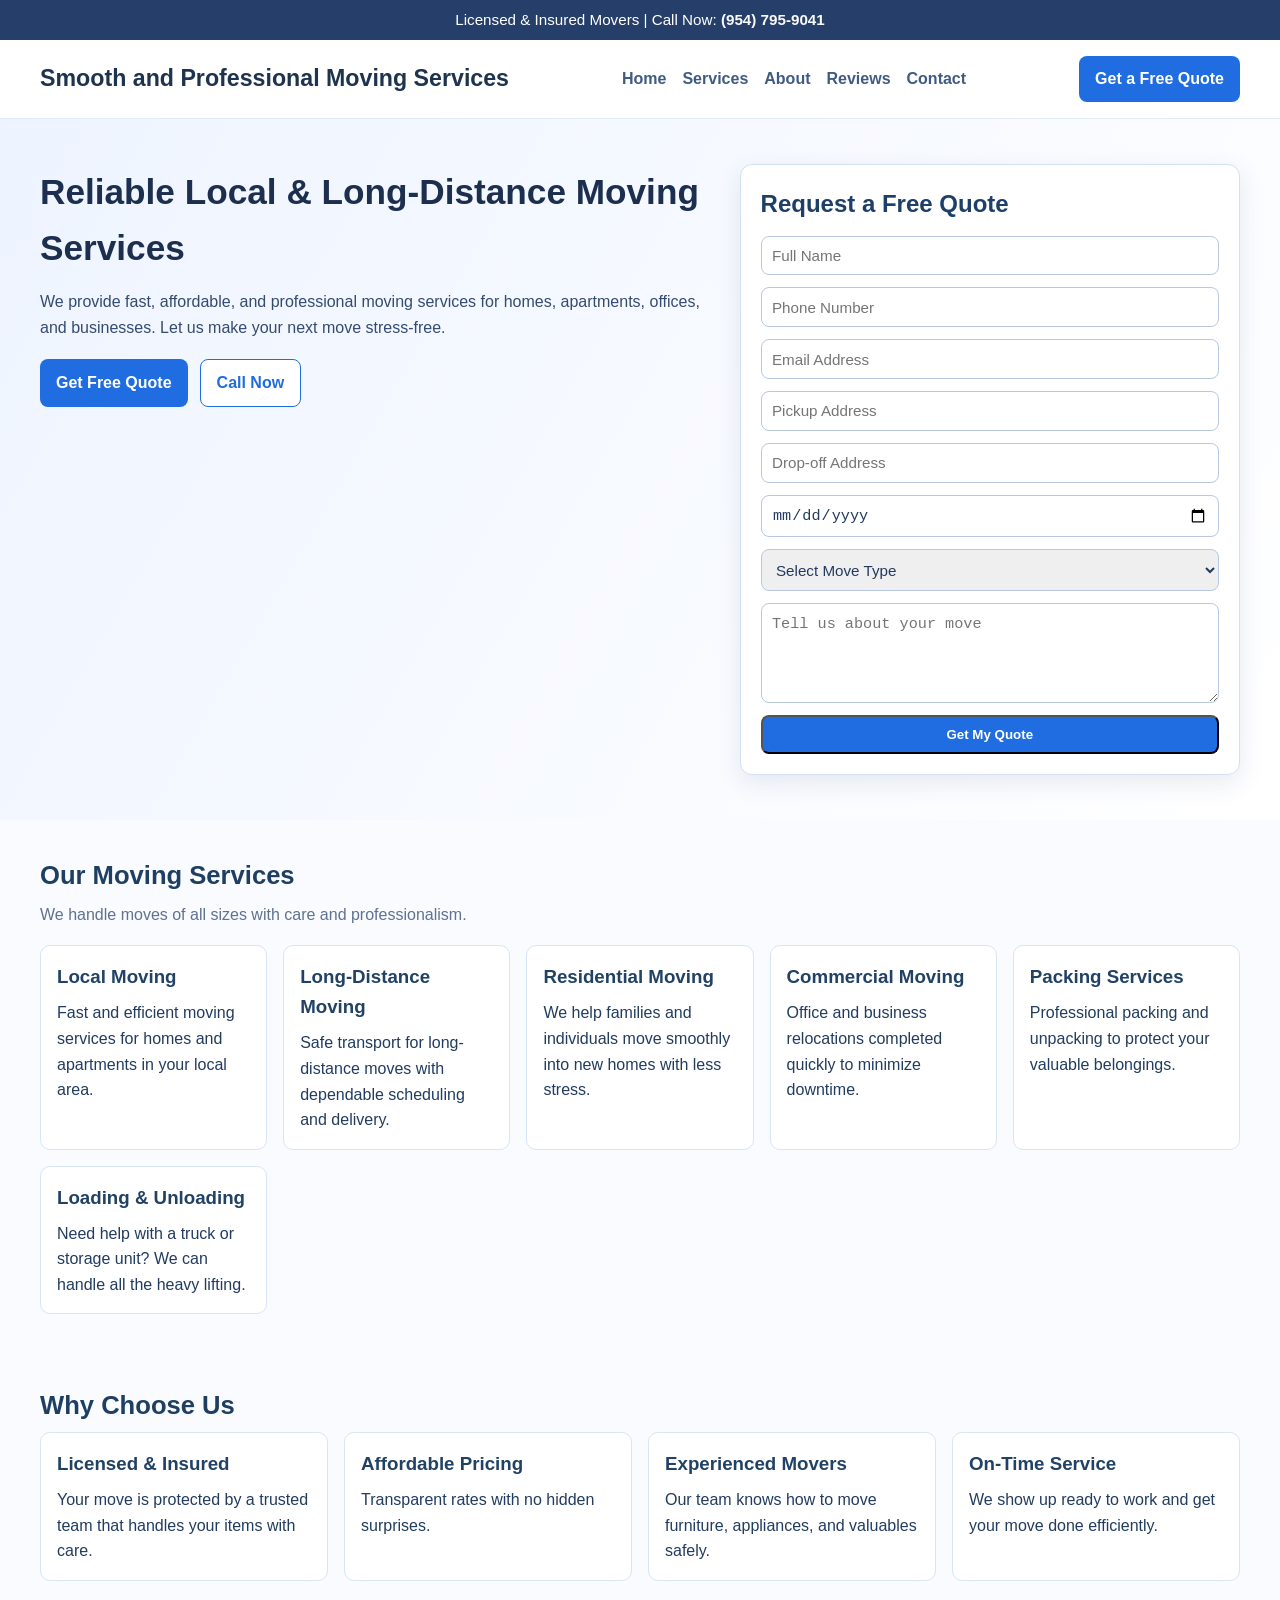
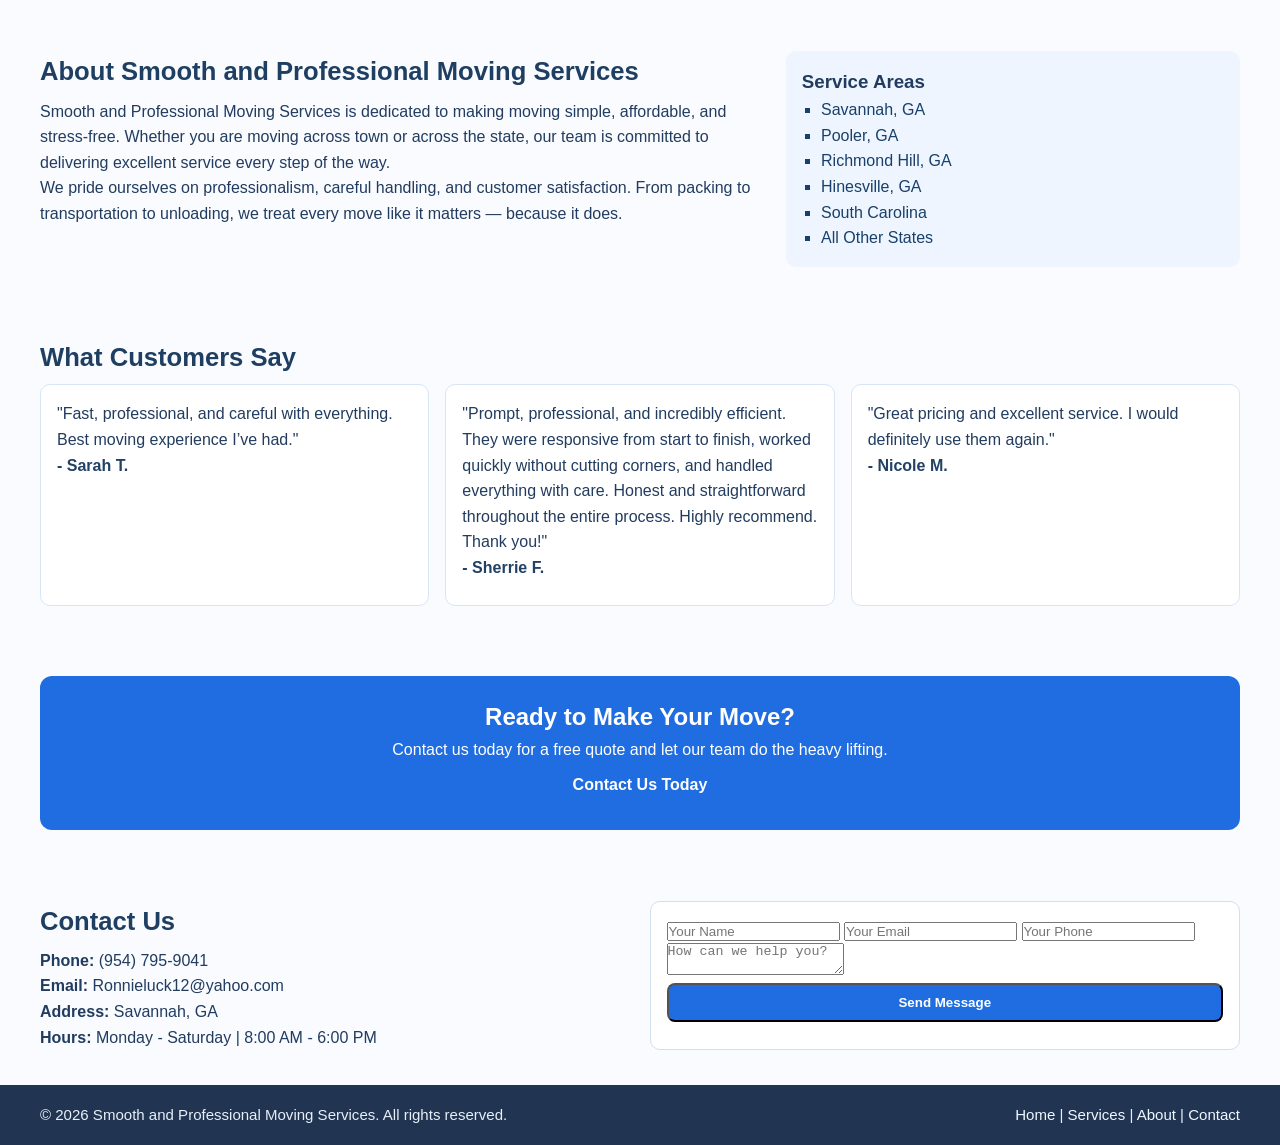
<file: index.html>
<!DOCTYPE html>
<html lang="en">
<head>
  <meta charset="UTF-8" />
  <meta name="viewport" content="width=device-width, initial-scale=1.0" />
  <meta
    name="description"
    content="Smooth and Professional Moving Services offers reliable local and long-distance moving in Savannah, GA and surrounding areas."
  />
  <title>Smooth and Professional Moving Services | Moving Company</title>
  <link rel="stylesheet" href="styles.css" />
</head>
<body>
  <div class="top-bar">
    <p>
      Licensed &amp; Insured Movers | Call Now:
      <a href="tel:19547959041">(954) 795-9041</a>
    </p>
  </div>

  <header class="header">
    <div class="container nav-container">
      <div class="logo">Smooth and Professional Moving Services</div>

      <nav class="nav" aria-label="Main navigation">
        <a href="#home">Home</a>
        <a href="#services">Services</a>
        <a href="#about">About</a>
        <a href="#reviews">Reviews</a>
        <a href="#contact">Contact</a>
      </nav>

      <a href="#quote" class="btn btn-primary">Get a Free Quote</a>
    </div>
  </header>

  <main>
    <section class="hero" id="home">
      <div class="container hero-content">
        <div class="hero-text">
          <h1>Reliable Local &amp; Long-Distance Moving Services</h1>
          <p>
            We provide fast, affordable, and professional moving services for
            homes, apartments, offices, and businesses. Let us make your next move stress-free.
          </p>

          <div class="hero-buttons">
            <a href="#quote" class="btn btn-primary">Get Free Quote</a>
            <a href="tel:19547959041" class="btn btn-secondary">Call Now</a>
          </div>
        </div>

        <div class="hero-form" id="quote">
          <h2>Request a Free Quote</h2>
          <form action="#" method="post">
            <input type="text" name="fullName" placeholder="Full Name" required />
            <input type="tel" name="phone" placeholder="Phone Number" required />
            <input type="email" name="email" placeholder="Email Address" required />
            <input type="text" name="pickupAddress" placeholder="Pickup Address" />
            <input type="text" name="dropoffAddress" placeholder="Drop-off Address" />
            <input type="date" name="moveDate" required />

            <select name="moveType" required>
              <option value="">Select Move Type</option>
              <option value="local">Local Move</option>
              <option value="long-distance">Long-Distance Move</option>
              <option value="residential">Residential Move</option>
              <option value="commercial">Commercial Move</option>
              <option value="packing">Packing Services</option>
            </select>

            <textarea
              name="message"
              placeholder="Tell us about your move"
            ></textarea>

            <button type="submit" class="btn btn-primary full-btn">Get My Quote</button>
          </form>
        </div>
      </div>
    </section>

    <section class="services section" id="services">
      <div class="container">
        <h2 class="section-title">Our Moving Services</h2>
        <p class="section-subtitle">
          We handle moves of all sizes with care and professionalism.
        </p>

        <div class="service-grid">
          <div class="card">
            <h3>Local Moving</h3>
            <p>
              Fast and efficient moving services for homes and apartments in your local area.
            </p>
          </div>

          <div class="card">
            <h3>Long-Distance Moving</h3>
            <p>
              Safe transport for long-distance moves with dependable scheduling and delivery.
            </p>
          </div>

          <div class="card">
            <h3>Residential Moving</h3>
            <p>
              We help families and individuals move smoothly into new homes with less stress.
            </p>
          </div>

          <div class="card">
            <h3>Commercial Moving</h3>
            <p>
              Office and business relocations completed quickly to minimize downtime.
            </p>
          </div>

          <div class="card">
            <h3>Packing Services</h3>
            <p>
              Professional packing and unpacking to protect your valuable belongings.
            </p>
          </div>

          <div class="card">
            <h3>Loading &amp; Unloading</h3>
            <p>
              Need help with a truck or storage unit? We can handle all the heavy lifting.
            </p>
          </div>
        </div>
      </div>
    </section>

    <section class="why-us section">
      <div class="container">
        <h2 class="section-title">Why Choose Us</h2>

        <div class="why-grid">
          <div class="why-box">
            <h3>Licensed &amp; Insured</h3>
            <p>
              Your move is protected by a trusted team that handles your items with care.
            </p>
          </div>

          <div class="why-box">
            <h3>Affordable Pricing</h3>
            <p>Transparent rates with no hidden surprises.</p>
          </div>

          <div class="why-box">
            <h3>Experienced Movers</h3>
            <p>
              Our team knows how to move furniture, appliances, and valuables safely.
            </p>
          </div>

          <div class="why-box">
            <h3>On-Time Service</h3>
            <p>We show up ready to work and get your move done efficiently.</p>
          </div>
        </div>
      </div>
    </section>

    <section class="about section" id="about">
      <div class="container about-grid">
        <div>
          <h2 class="section-title">About Smooth and Professional Moving Services</h2>
          <p>
            Smooth and Professional Moving Services is dedicated to making moving simple,
            affordable, and stress-free. Whether you are moving across town or across the state,
            our team is committed to delivering excellent service every step of the way.
          </p>
          <p>
            We pride ourselves on professionalism, careful handling, and customer satisfaction.
            From packing to transportation to unloading, we treat every move like it matters —
            because it does.
          </p>
        </div>

        <div class="about-box">
          <h3>Service Areas</h3>
          <ul>
            <li>Savannah, GA</li>
            <li>Pooler, GA</li>
            <li>Richmond Hill, GA</li>
            <li>Hinesville, GA</li>
             <li>South Carolina</li>
            <li>All Other States</li>
          </ul>
        </div>
      </div>
    </section>

    <section class="reviews section" id="reviews">
      <div class="container">
        <h2 class="section-title">What Customers Say</h2>

        <div class="review-grid">
          <div class="review-card">
            <p>"Fast, professional, and careful with everything. Best moving experience I’ve had."</p>
            <h4>- Sarah T.</h4>
          </div>

          <div class="review-card">
            <p>
              "Prompt, professional, and incredibly efficient. They were responsive from start
              to finish, worked quickly without cutting corners, and handled everything with care.
              Honest and straightforward throughout the entire process. Highly recommend. Thank you!"
            </p>
            <h4>- Sherrie F.</h4>
          </div>

          <div class="review-card">
            <p>"Great pricing and excellent service. I would definitely use them again."</p>
            <h4>- Nicole M.</h4>
          </div>
        </div>
      </div>
    </section>

    <section class="cta section">
      <div class="container cta-box">
        <h2>Ready to Make Your Move?</h2>
        <p>Contact us today for a free quote and let our team do the heavy lifting.</p>
        <a href="#contact" class="btn btn-primary">Contact Us Today</a>
      </div>
    </section>

    <section class="contact section" id="contact">
      <div class="container contact-grid">
        <div>
          <h2 class="section-title">Contact Us</h2>
          <p><strong>Phone:</strong> <a href="tel:19547959041">(954) 795-9041</a></p>
          <p><strong>Email:</strong> <a href="mailto:Ronnieluck12@yahoo.com">Ronnieluck12@yahoo.com</a></p>
          <p><strong>Address:</strong> Savannah, GA</p>
          <p><strong>Hours:</strong> Monday - Saturday | 8:00 AM - 6:00 PM</p>
        </div>

        <div class="contact-form">
          <form action="#" method="post">
            <input type="text" name="name" placeholder="Your Name" required />
            <input type="email" name="email" placeholder="Your Email" required />
            <input type="tel" name="phone" placeholder="Your Phone" required />
            <textarea name="helpMessage" placeholder="How can we help you?" required></textarea>
            <button type="submit" class="btn btn-primary full-btn">Send Message</button>
          </form>
        </div>
      </div>
    </section>
  </main>

  <footer class="footer">
    <div class="container footer-content">
      <p>&copy; 2026 Smooth and Professional Moving Services. All rights reserved.</p>
      <p>
        <a href="#home">Home</a> |
        <a href="#services">Services</a> |
        <a href="#about">About</a> |
        <a href="#contact">Contact</a>
      </p>
    </div>
  </footer>
</body>
</html>
</file>
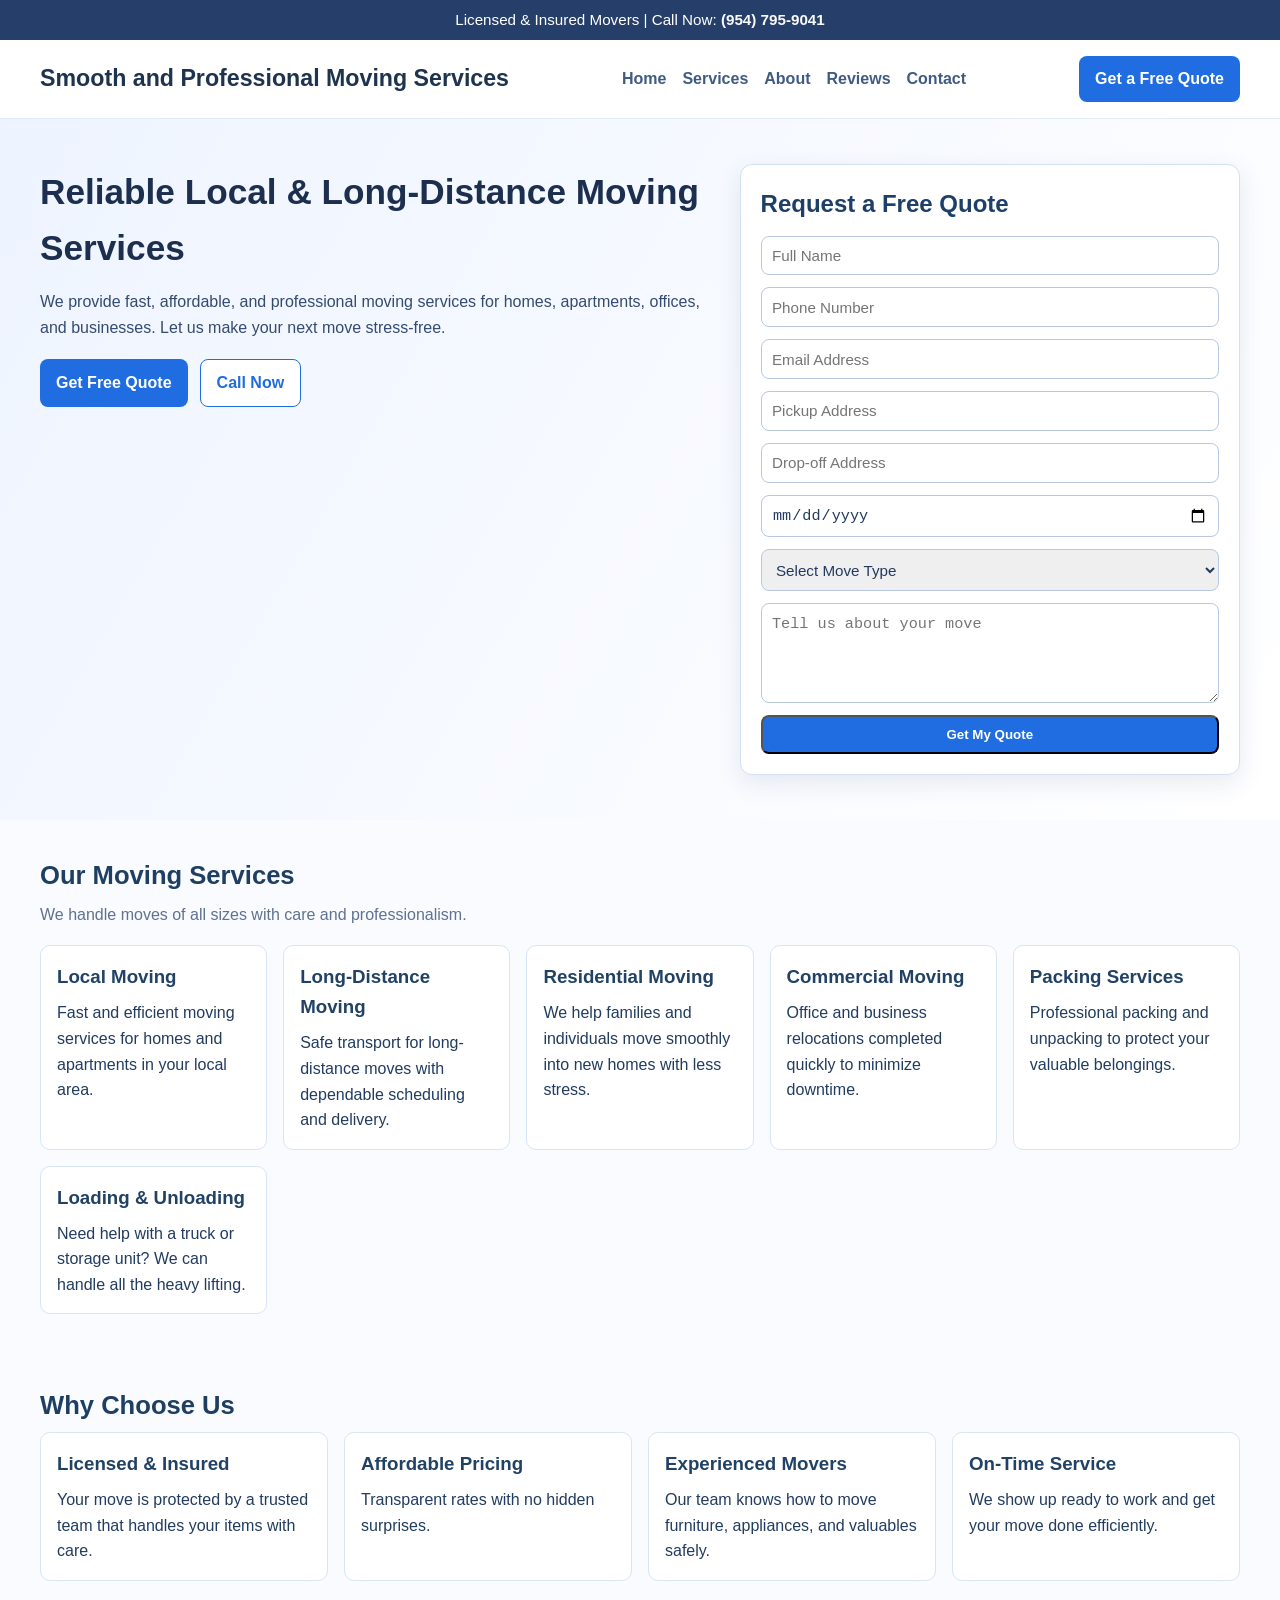
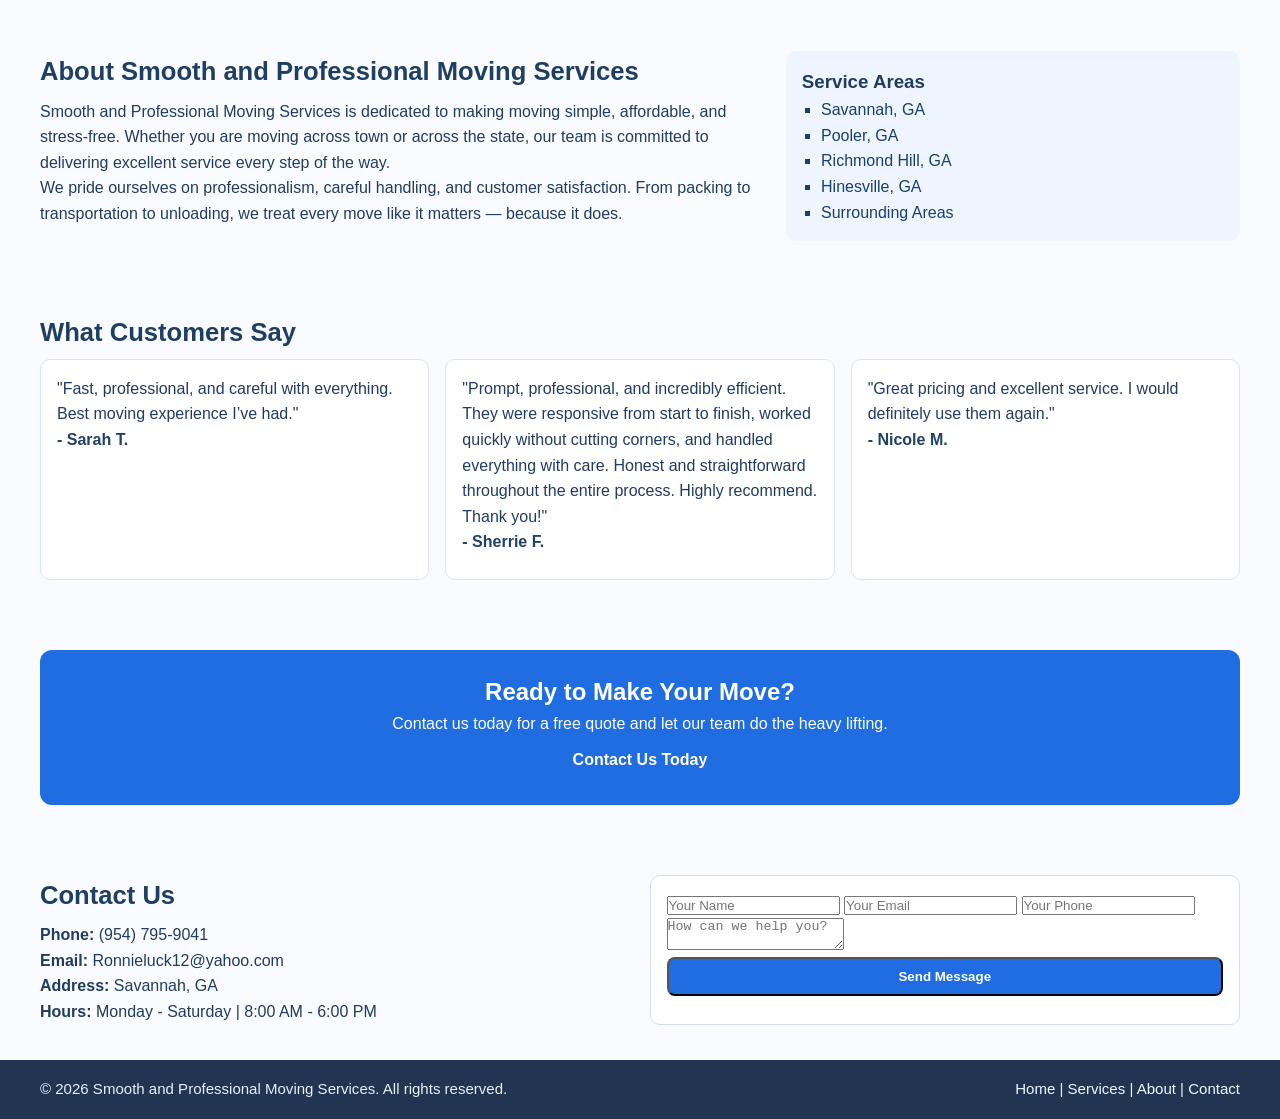
<file: html.html>
<!DOCTYPE html>
<html lang="en">
<head>
  <meta charset="UTF-8" />
  <meta name="viewport" content="width=device-width, initial-scale=1.0" />
  <meta
    name="description"
    content="Smooth and Professional Moving Services offers reliable local and long-distance moving in Savannah, GA and surrounding areas."
  />
  <title>Smooth and Professional Moving Services | Moving Company</title>
  <link rel="stylesheet" href="styles.css" />
</head>
<body>
  <div class="top-bar">
    <p>
      Licensed &amp; Insured Movers | Call Now:
      <a href="tel:19547959041">(954) 795-9041</a>
    </p>
  </div>

  <header class="header">
    <div class="container nav-container">
      <div class="logo">Smooth and Professional Moving Services</div>

      <nav class="nav" aria-label="Main navigation">
        <a href="#home">Home</a>
        <a href="#services">Services</a>
        <a href="#about">About</a>
        <a href="#reviews">Reviews</a>
        <a href="#contact">Contact</a>
      </nav>

      <a href="#quote" class="btn btn-primary">Get a Free Quote</a>
    </div>
  </header>

  <main>
    <section class="hero" id="home">
      <div class="container hero-content">
        <div class="hero-text">
          <h1>Reliable Local &amp; Long-Distance Moving Services</h1>
          <p>
            We provide fast, affordable, and professional moving services for
            homes, apartments, offices, and businesses. Let us make your next move stress-free.
          </p>

          <div class="hero-buttons">
            <a href="#quote" class="btn btn-primary">Get Free Quote</a>
            <a href="tel:19547959041" class="btn btn-secondary">Call Now</a>
          </div>
        </div>

        <div class="hero-form" id="quote">
          <h2>Request a Free Quote</h2>
          <form action="#" method="post">
            <input type="text" name="fullName" placeholder="Full Name" required />
            <input type="tel" name="phone" placeholder="Phone Number" required />
            <input type="email" name="email" placeholder="Email Address" required />
            <input type="text" name="pickupAddress" placeholder="Pickup Address" />
            <input type="text" name="dropoffAddress" placeholder="Drop-off Address" />
            <input type="date" name="moveDate" required />

            <select name="moveType" required>
              <option value="">Select Move Type</option>
              <option value="local">Local Move</option>
              <option value="long-distance">Long-Distance Move</option>
              <option value="residential">Residential Move</option>
              <option value="commercial">Commercial Move</option>
              <option value="packing">Packing Services</option>
            </select>

            <textarea
              name="message"
              placeholder="Tell us about your move"
            ></textarea>

            <button type="submit" class="btn btn-primary full-btn">Get My Quote</button>
          </form>
        </div>
      </div>
    </section>

    <section class="services section" id="services">
      <div class="container">
        <h2 class="section-title">Our Moving Services</h2>
        <p class="section-subtitle">
          We handle moves of all sizes with care and professionalism.
        </p>

        <div class="service-grid">
          <div class="card">
            <h3>Local Moving</h3>
            <p>
              Fast and efficient moving services for homes and apartments in your local area.
            </p>
          </div>

          <div class="card">
            <h3>Long-Distance Moving</h3>
            <p>
              Safe transport for long-distance moves with dependable scheduling and delivery.
            </p>
          </div>

          <div class="card">
            <h3>Residential Moving</h3>
            <p>
              We help families and individuals move smoothly into new homes with less stress.
            </p>
          </div>

          <div class="card">
            <h3>Commercial Moving</h3>
            <p>
              Office and business relocations completed quickly to minimize downtime.
            </p>
          </div>

          <div class="card">
            <h3>Packing Services</h3>
            <p>
              Professional packing and unpacking to protect your valuable belongings.
            </p>
          </div>

          <div class="card">
            <h3>Loading &amp; Unloading</h3>
            <p>
              Need help with a truck or storage unit? We can handle all the heavy lifting.
            </p>
          </div>
        </div>
      </div>
    </section>

    <section class="why-us section">
      <div class="container">
        <h2 class="section-title">Why Choose Us</h2>

        <div class="why-grid">
          <div class="why-box">
            <h3>Licensed &amp; Insured</h3>
            <p>
              Your move is protected by a trusted team that handles your items with care.
            </p>
          </div>

          <div class="why-box">
            <h3>Affordable Pricing</h3>
            <p>Transparent rates with no hidden surprises.</p>
          </div>

          <div class="why-box">
            <h3>Experienced Movers</h3>
            <p>
              Our team knows how to move furniture, appliances, and valuables safely.
            </p>
          </div>

          <div class="why-box">
            <h3>On-Time Service</h3>
            <p>We show up ready to work and get your move done efficiently.</p>
          </div>
        </div>
      </div>
    </section>

    <section class="about section" id="about">
      <div class="container about-grid">
        <div>
          <h2 class="section-title">About Smooth and Professional Moving Services</h2>
          <p>
            Smooth and Professional Moving Services is dedicated to making moving simple,
            affordable, and stress-free. Whether you are moving across town or across the state,
            our team is committed to delivering excellent service every step of the way.
          </p>
          <p>
            We pride ourselves on professionalism, careful handling, and customer satisfaction.
            From packing to transportation to unloading, we treat every move like it matters —
            because it does.
          </p>
        </div>

        <div class="about-box">
          <h3>Service Areas</h3>
          <ul>
            <li>Savannah, GA</li>
            <li>Pooler, GA</li>
            <li>Richmond Hill, GA</li>
            <li>Hinesville, GA</li>
            <li>Surrounding Areas</li>
          </ul>
        </div>
      </div>
    </section>

    <section class="reviews section" id="reviews">
      <div class="container">
        <h2 class="section-title">What Customers Say</h2>

        <div class="review-grid">
          <div class="review-card">
            <p>"Fast, professional, and careful with everything. Best moving experience I’ve had."</p>
            <h4>- Sarah T.</h4>
          </div>

          <div class="review-card">
            <p>
              "Prompt, professional, and incredibly efficient. They were responsive from start
              to finish, worked quickly without cutting corners, and handled everything with care.
              Honest and straightforward throughout the entire process. Highly recommend. Thank you!"
            </p>
            <h4>- Sherrie F.</h4>
          </div>

          <div class="review-card">
            <p>"Great pricing and excellent service. I would definitely use them again."</p>
            <h4>- Nicole M.</h4>
          </div>
        </div>
      </div>
    </section>

    <section class="cta section">
      <div class="container cta-box">
        <h2>Ready to Make Your Move?</h2>
        <p>Contact us today for a free quote and let our team do the heavy lifting.</p>
        <a href="#contact" class="btn btn-primary">Contact Us Today</a>
      </div>
    </section>

    <section class="contact section" id="contact">
      <div class="container contact-grid">
        <div>
          <h2 class="section-title">Contact Us</h2>
          <p><strong>Phone:</strong> <a href="tel:19547959041">(954) 795-9041</a></p>
          <p><strong>Email:</strong> <a href="mailto:Ronnieluck12@yahoo.com">Ronnieluck12@yahoo.com</a></p>
          <p><strong>Address:</strong> Savannah, GA</p>
          <p><strong>Hours:</strong> Monday - Saturday | 8:00 AM - 6:00 PM</p>
        </div>

        <div class="contact-form">
          <form action="#" method="post">
            <input type="text" name="name" placeholder="Your Name" required />
            <input type="email" name="email" placeholder="Your Email" required />
            <input type="tel" name="phone" placeholder="Your Phone" required />
            <textarea name="helpMessage" placeholder="How can we help you?" required></textarea>
            <button type="submit" class="btn btn-primary full-btn">Send Message</button>
          </form>
        </div>
      </div>
    </section>
  </main>

  <footer class="footer">
    <div class="container footer-content">
      <p>&copy; 2026 Smooth and Professional Moving Services. All rights reserved.</p>
      <p>
        <a href="#home">Home</a> |
        <a href="#services">Services</a> |
        <a href="#about">About</a> |
        <a href="#contact">Contact</a>
      </p>
    </div>
  </footer>
</body>
</html>
</file>
<file: styles.css>
/* Base */
* {
  box-sizing: border-box;
  margin: 0;
  padding: 0;
}

body {
  font-family: 'Segoe UI', Tahoma, Geneva, Verdana, sans-serif;
  color: #213c5f;
  background: #f9fbff;
  line-height: 1.6;
}

a {
  color: inherit;
  text-decoration: none;
}

.container {
  width: min(1200px, 94%);
  margin-inline: auto;
}

/* Top bar + header */
.top-bar {
  background: #263f6a;
  color: #fff;
  text-align: center;
  padding: 0.5rem;
  font-size: 0.95rem;
}

.top-bar a {
  color: #f8f9fa;
  font-weight: 700;
}

.header {
  background: #fff;
  border-bottom: 1px solid #e3e9f5;
  position: sticky;
  top: 0;
  z-index: 50;
}

.nav-container {
  display: flex;
  align-items: center;
  justify-content: space-between;
  gap: 1rem;
  padding: 1rem 0;
}

.logo {
  font-size: 1.45rem;
  font-weight: 700;
  color: #1d334e;
}

.nav {
  display: flex;
  gap: 1rem;
  flex-wrap: wrap;
}

.nav a {
  color: #405b83;
  font-weight: 600;
}

.btn {
  padding: 0.62rem 1rem;
  border-radius: 8px;
  font-weight: 700;
  transition: transform 0.2s ease, opacity 0.2s ease;
  display: inline-flex;
  align-items: center;
  justify-content: center;
  text-align: center;
}

.btn:hover {
  transform: translateY(-1px);
  opacity: 0.95;
}

.btn-primary {
  background: #1f6de0;
  color: #fff;
}

.btn-secondary {
  border: 1px solid #1f6de0;
  color: #1f6de0;
  background: #fff;
}

.full-btn {
  width: 100%;
}

/* Hero */
.hero {
  background: linear-gradient(120deg,#eef4ff,#ffffff);
  padding-block: 2.8rem;
}

.hero-content {
  display: grid;
  grid-template-columns: 1.35fr 1fr;
  gap: 1.5rem;
  align-items: start;
}

.hero-text h1 {
  font-size: clamp(1.6rem, 3vw, 2.2rem);
  color: #1c2f4f;
  margin-bottom: 0.8rem;
}

.hero-text p {
  font-size: 1rem;
  margin-bottom: 1.2rem;
  color: #344b70;
}

.hero-buttons {
  display: flex;
  gap: 0.75rem;
  flex-wrap: wrap;
}

.hero-form {
  background: #fff;
  border: 1px solid #d4e1f5;
  border-radius: 12px;
  padding: 1.25rem;
  box-shadow: 0 8px 24px rgba(35, 55, 93, 0.1);
}

.hero-form h2 {
  margin-bottom: 0.8rem;
  color: #1d3f68;
}

.hero-form form {
  display: grid;
  gap: 0.75rem;
}

.hero-form input,
.hero-form select,
.hero-form textarea {
  width: 100%;
  border: 1px solid #b7c8e0;
  border-radius: 8px;
  padding: 0.65rem;
  font-size: 0.95rem;
  color: #223a5f;
}

.hero-form textarea {
  min-height: 100px;
  resize: vertical;
}

.section {
  padding-block: 2.2rem;
}

.section-title {
  font-size: 1.6rem;
  margin-bottom: 0.4rem;
  color: #1f3f62;
}

.section-subtitle {
  color: #5f728f;
  margin-bottom: 1.1rem;
}

.service-grid,
.why-grid,
.review-grid {
  display: grid;
  gap: 1rem;
}

.service-grid {
  grid-template-columns: repeat(auto-fit, minmax(220px, 1fr));
}

.card,
.why-box,
.review-card {
  background: #fff;
  border: 1px solid #d8e5f4;
  border-radius: 10px;
  padding: 1rem;
}

.card h3,
.why-box h3,
.review-card h4 {
  margin-bottom: 0.5rem;
  color: #214264;
}

.why-grid {
  grid-template-columns: repeat(auto-fit, minmax(180px, 1fr));
}

.about-grid {
  display: grid;
  grid-template-columns: 1.2fr 0.75fr;
  gap: 1.2rem;
}

.about-box {
  background: #eef5ff;
  border-radius: 10px;
  padding: 1rem;
}

.about-box ul {
  list-style: square;
  padding-left: 1.2rem;
  color: #18406a;
}

.review-grid {
  grid-template-columns: repeat(auto-fit, minmax(210px, 1fr));
}

.cta-box {
  background: #1f6de0;
  color: #fff;
  border-radius: 12px;
  text-align: center;
  padding: 1.4rem;
}

.contact-grid {
  display: grid;
  grid-template-columns: 1fr 1fr;
  gap: 1.2rem;
}

.contact-form {
  background: #fff;
  border: 1px solid #d3dfef;
  border-radius: 10px;
  padding: 1rem;
}

.footer {
  background: #213552;
  color: #e8eff8;
  padding: 1.1rem 0;
}

.footer-content {
  display: flex;
  flex-wrap: wrap;
  align-items: center;
  justify-content: space-between;
  gap: 0.7rem;
  font-size: 0.94rem;
}

.footer a {
  color: #f1f7ff;
}

@media (max-width: 990px) {
  .hero-content {
    grid-template-columns: 1fr;
  }

  .about-grid,
  .contact-grid {
    grid-template-columns: 1fr;
  }

  .nav-container {
    flex-direction: column;
    align-items: flex-start;
  }

  .nav {
    width: 100%;
    justify-content: space-between;
  }
}

@media (max-width: 640px) {
  .nav {
    flex-wrap: wrap;
    gap: 0.5rem;
  }

  .hero-form {
    margin-top: 0.6rem;
  }
}
</file>
